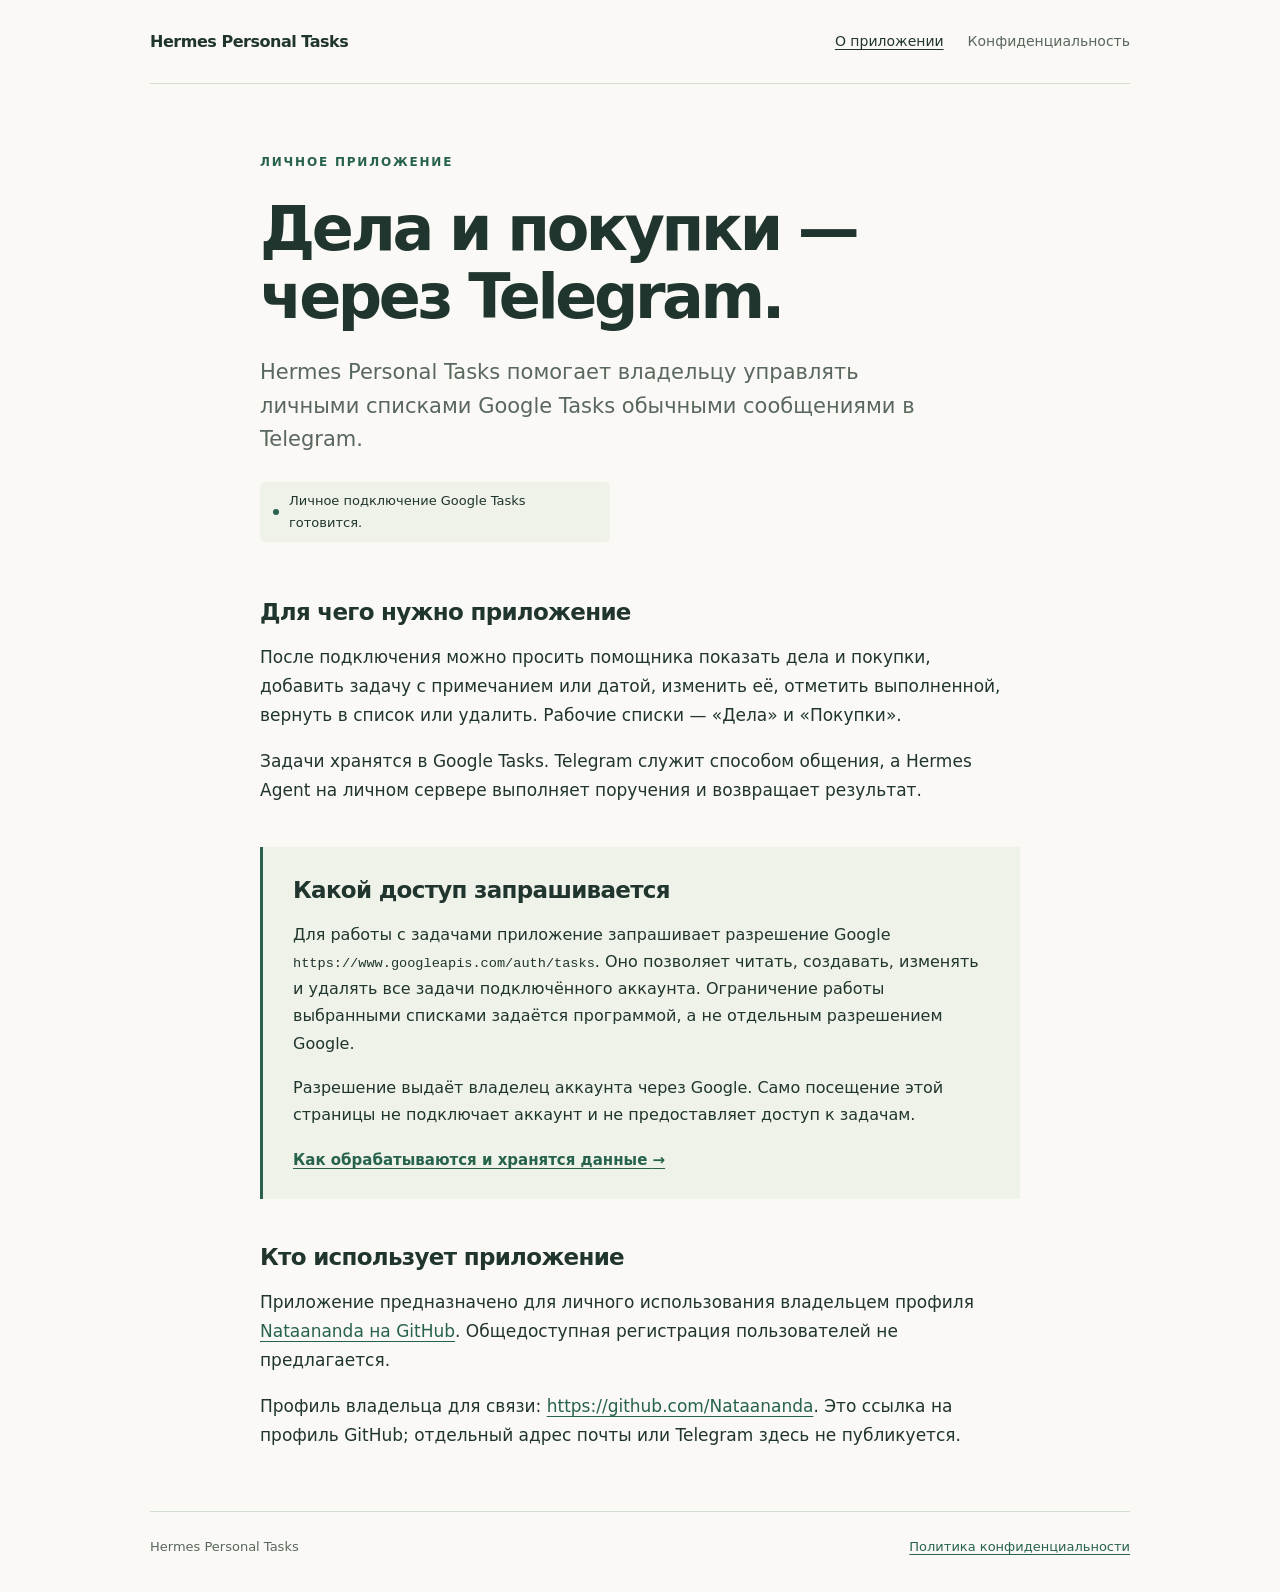
<file: index.html>
<!doctype html>
<html lang="ru">
<head>
  <meta charset="utf-8">
  <meta name="viewport" content="width=device-width, initial-scale=1">
  <meta name="referrer" content="no-referrer">
  <meta name="description" content="Hermes Personal Tasks — личный помощник для управления делами и покупками в Google Tasks через Telegram.">
  <title>Hermes Personal Tasks — дела и покупки через Telegram</title>
  <link rel="stylesheet" href="styles.css">
</head>
<body>
  <a class="skip" href="#main">Перейти к содержанию</a>
  <div class="page">
    <header class="site-header">
      <a class="brand" href="./">Hermes Personal Tasks</a>
      <nav aria-label="Основная навигация">
        <a href="./" aria-current="page">О приложении</a>
        <a href="privacy.html">Конфиденциальность</a>
      </nav>
    </header>
    <main id="main">
      <div class="eyebrow">Личное приложение</div>
      <h1>Дела и покупки —<br>через Telegram.</h1>
      <p class="lead">Hermes Personal Tasks помогает владельцу управлять личными списками Google Tasks обычными сообщениями в Telegram.</p>
      <p class="status"><span class="status-dot" aria-hidden="true"></span>Личное подключение Google Tasks готовится.</p>

      <section aria-labelledby="features">
        <h2 id="features">Для чего нужно приложение</h2>
        <p>После подключения можно просить помощника показать дела и покупки, добавить задачу с примечанием или датой, изменить её, отметить выполненной, вернуть в список или удалить. Рабочие списки — «Дела» и «Покупки».</p>
        <p>Задачи хранятся в Google Tasks. Telegram служит способом общения, а Hermes Agent на личном сервере выполняет поручения и возвращает результат.</p>
      </section>

      <section class="access" aria-labelledby="access">
        <h2 id="access">Какой доступ запрашивается</h2>
        <p>Для работы с задачами приложение запрашивает разрешение Google <code>https://www.googleapis.com/auth/tasks</code>. Оно позволяет читать, создавать, изменять и удалять все задачи подключённого аккаунта. Ограничение работы выбранными списками задаётся программой, а не отдельным разрешением Google.</p>
        <p>Разрешение выдаёт владелец аккаунта через Google. Само посещение этой страницы не подключает аккаунт и не предоставляет доступ к задачам.</p>
        <a class="text-link" href="privacy.html">Как обрабатываются и хранятся данные <span aria-hidden="true">→</span></a>
      </section>

      <section aria-labelledby="owner">
        <h2 id="owner">Кто использует приложение</h2>
        <p>Приложение предназначено для личного использования владельцем профиля <a href="https://github.com/Nataananda">Nataananda на GitHub</a>. Общедоступная регистрация пользователей не предлагается.</p>
        <p>Профиль владельца для связи: <a href="https://github.com/Nataananda" rel="me">https://github.com/Nataananda</a>. Это ссылка на профиль GitHub; отдельный адрес почты или Telegram здесь не публикуется.</p>
      </section>
    </main>
    <footer class="site-footer">
      <span>Hermes Personal Tasks</span>
      <a href="privacy.html">Политика конфиденциальности</a>
    </footer>
  </div>
</body>
</html>
</file>
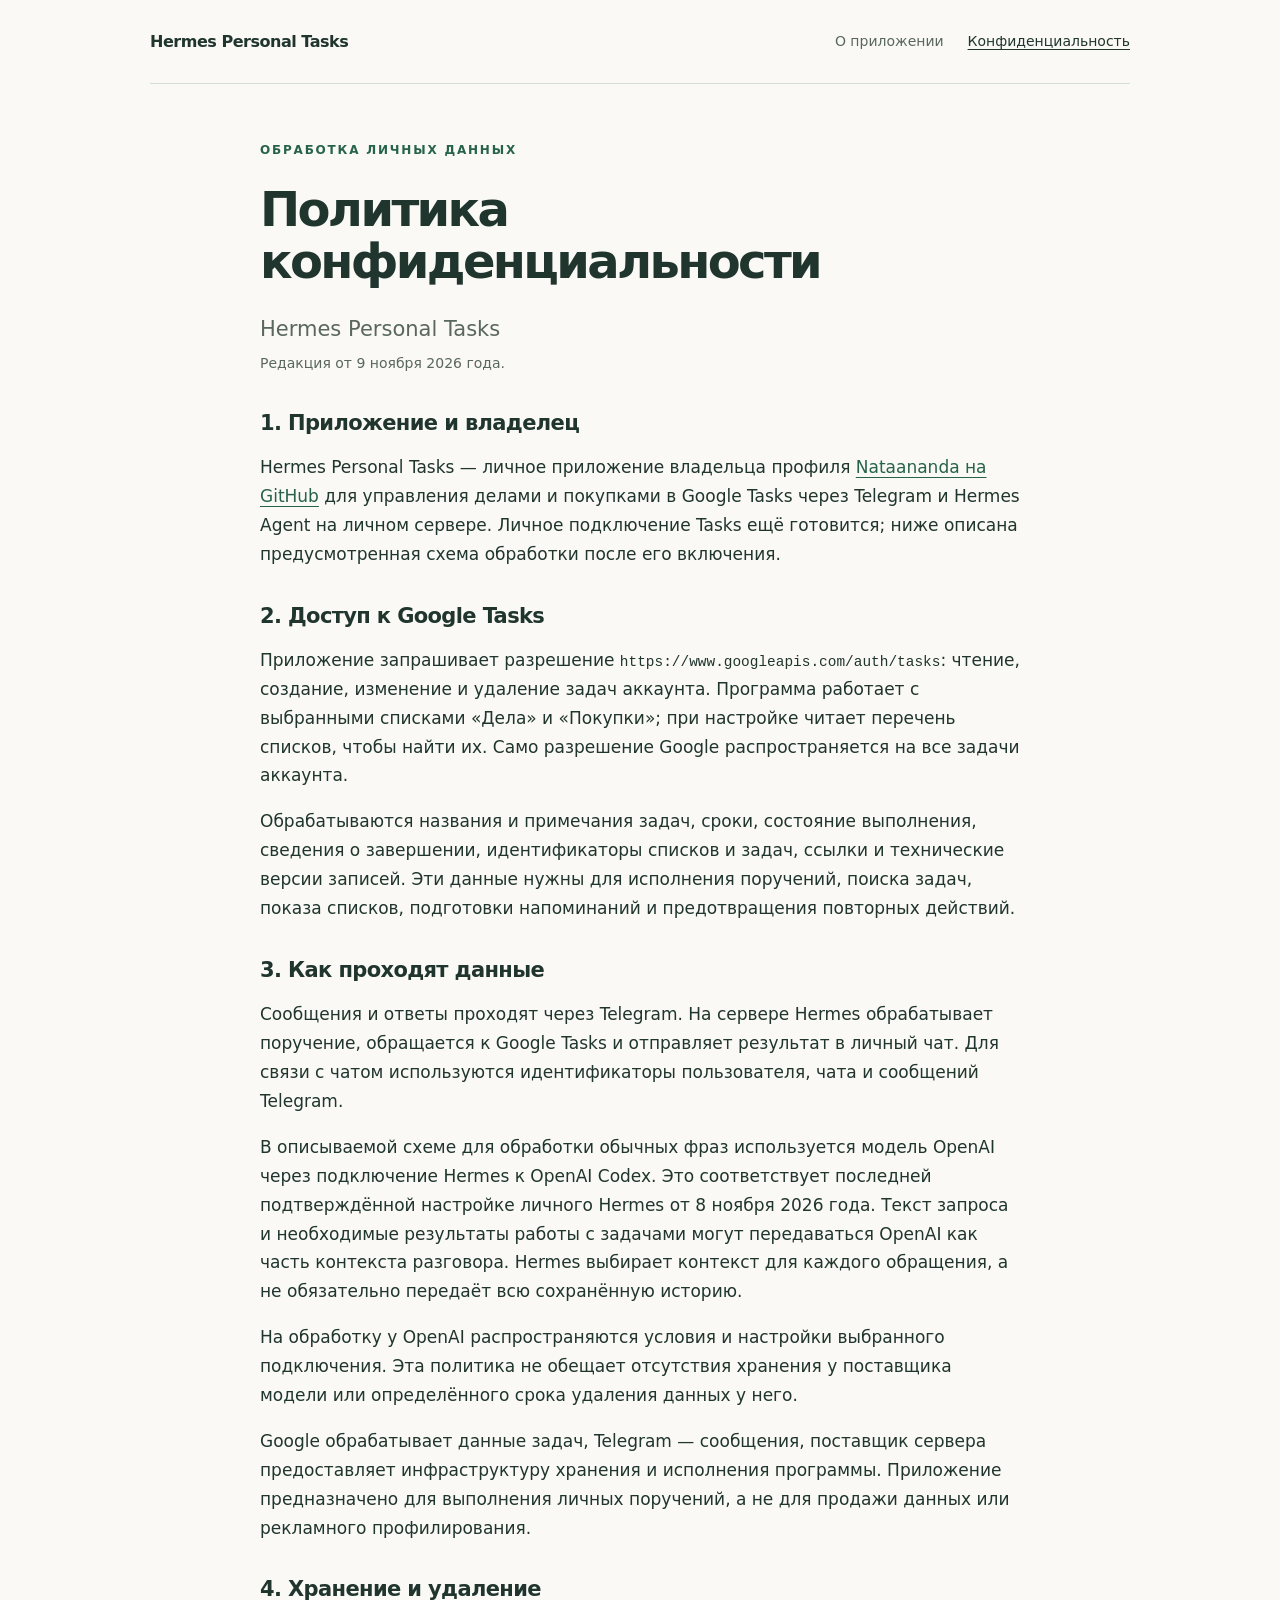
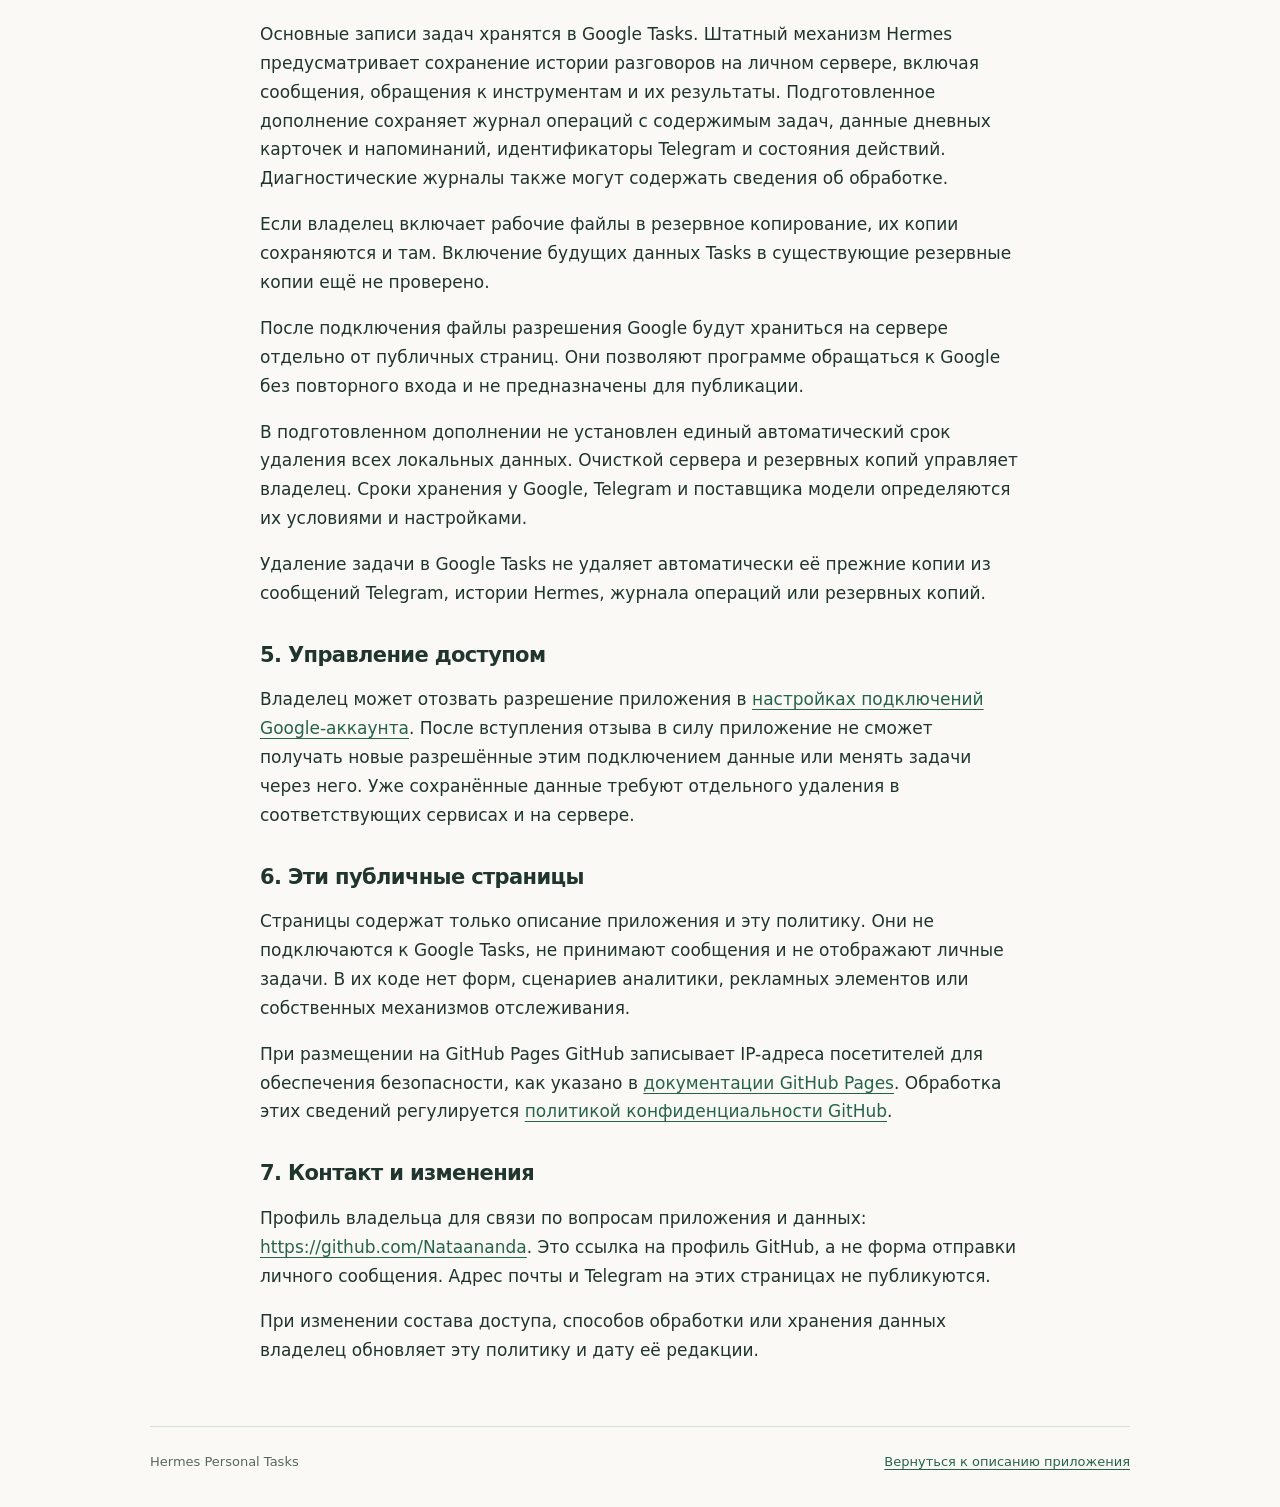
<file: privacy.html>
<!doctype html>
<html lang="ru">
<head>
  <meta charset="utf-8">
  <meta name="viewport" content="width=device-width, initial-scale=1">
  <meta name="referrer" content="no-referrer">
  <meta name="description" content="Как Hermes Personal Tasks получает доступ к Google Tasks, обрабатывает сообщения и хранит рабочие данные.">
  <title>Политика конфиденциальности — Hermes Personal Tasks</title>
  <link rel="stylesheet" href="styles.css">
</head>
<body>
  <a class="skip" href="#main">Перейти к содержанию</a>
  <div class="page policy">
    <header class="site-header">
      <a class="brand" href="./">Hermes Personal Tasks</a>
      <nav aria-label="Основная навигация">
        <a href="./">О приложении</a>
        <a href="privacy.html" aria-current="page">Конфиденциальность</a>
      </nav>
    </header>
    <main id="main">
      <div class="eyebrow">Обработка личных данных</div>
      <h1>Политика<br>конфиденциальности</h1>
      <p class="lead">Hermes Personal Tasks</p>
      <p class="revision">Редакция от 9 ноября 2026 года.</p>

      <section aria-labelledby="scope">
        <h2 id="scope">1. Приложение и владелец</h2>
        <p>Hermes Personal Tasks — личное приложение владельца профиля <a href="https://github.com/Nataananda">Nataananda на GitHub</a> для управления делами и покупками в Google Tasks через Telegram и Hermes Agent на личном сервере. Личное подключение Tasks ещё готовится; ниже описана предусмотренная схема обработки после его включения.</p>
      </section>

      <section aria-labelledby="data">
        <h2 id="data">2. Доступ к Google Tasks</h2>
        <p>Приложение запрашивает разрешение <code>https://www.googleapis.com/auth/tasks</code>: чтение, создание, изменение и удаление задач аккаунта. Программа работает с выбранными списками «Дела» и «Покупки»; при настройке читает перечень списков, чтобы найти их. Само разрешение Google распространяется на все задачи аккаунта.</p>
        <p>Обрабатываются названия и примечания задач, сроки, состояние выполнения, сведения о завершении, идентификаторы списков и задач, ссылки и технические версии записей. Эти данные нужны для исполнения поручений, поиска задач, показа списков, подготовки напоминаний и предотвращения повторных действий.</p>
      </section>

      <section aria-labelledby="processing">
        <h2 id="processing">3. Как проходят данные</h2>
        <p>Сообщения и ответы проходят через Telegram. На сервере Hermes обрабатывает поручение, обращается к Google Tasks и отправляет результат в личный чат. Для связи с чатом используются идентификаторы пользователя, чата и сообщений Telegram.</p>
        <p>В описываемой схеме для обработки обычных фраз используется модель OpenAI через подключение Hermes к OpenAI Codex. Это соответствует последней подтверждённой настройке личного Hermes от 8 ноября 2026 года. Текст запроса и необходимые результаты работы с задачами могут передаваться OpenAI как часть контекста разговора. Hermes выбирает контекст для каждого обращения, а не обязательно передаёт всю сохранённую историю.</p>
        <p>На обработку у OpenAI распространяются условия и настройки выбранного подключения. Эта политика не обещает отсутствия хранения у поставщика модели или определённого срока удаления данных у него.</p>
        <p>Google обрабатывает данные задач, Telegram — сообщения, поставщик сервера предоставляет инфраструктуру хранения и исполнения программы. Приложение предназначено для выполнения личных поручений, а не для продажи данных или рекламного профилирования.</p>
      </section>

      <section aria-labelledby="storage">
        <h2 id="storage">4. Хранение и удаление</h2>
        <p>Основные записи задач хранятся в Google Tasks. Штатный механизм Hermes предусматривает сохранение истории разговоров на личном сервере, включая сообщения, обращения к инструментам и их результаты. Подготовленное дополнение сохраняет журнал операций с содержимым задач, данные дневных карточек и напоминаний, идентификаторы Telegram и состояния действий. Диагностические журналы также могут содержать сведения об обработке.</p>
        <p>Если владелец включает рабочие файлы в резервное копирование, их копии сохраняются и там. Включение будущих данных Tasks в существующие резервные копии ещё не проверено.</p>
        <p>После подключения файлы разрешения Google будут храниться на сервере отдельно от публичных страниц. Они позволяют программе обращаться к Google без повторного входа и не предназначены для публикации.</p>
        <p>В подготовленном дополнении не установлен единый автоматический срок удаления всех локальных данных. Очисткой сервера и резервных копий управляет владелец. Сроки хранения у Google, Telegram и поставщика модели определяются их условиями и настройками.</p>
        <p>Удаление задачи в Google Tasks не удаляет автоматически её прежние копии из сообщений Telegram, истории Hermes, журнала операций или резервных копий.</p>
      </section>

      <section aria-labelledby="control">
        <h2 id="control">5. Управление доступом</h2>
        <p>Владелец может отозвать разрешение приложения в <a href="https://myaccount.google.com/connections">настройках подключений Google-аккаунта</a>. После вступления отзыва в силу приложение не сможет получать новые разрешённые этим подключением данные или менять задачи через него. Уже сохранённые данные требуют отдельного удаления в соответствующих сервисах и на сервере.</p>
      </section>

      <section aria-labelledby="website">
        <h2 id="website">6. Эти публичные страницы</h2>
        <p>Страницы содержат только описание приложения и эту политику. Они не подключаются к Google Tasks, не принимают сообщения и не отображают личные задачи. В их коде нет форм, сценариев аналитики, рекламных элементов или собственных механизмов отслеживания.</p>
        <p>При размещении на GitHub Pages GitHub записывает IP-адреса посетителей для обеспечения безопасности, как указано в <a href="https://docs.github.com/en/pages/getting-started-with-github-pages/what-is-github-pages#data-collection">документации GitHub Pages</a>. Обработка этих сведений регулируется <a href="https://docs.github.com/en/site-policy/privacy-policies/github-general-privacy-statement">политикой конфиденциальности GitHub</a>.</p>
      </section>

      <section aria-labelledby="contact">
        <h2 id="contact">7. Контакт и изменения</h2>
        <p>Профиль владельца для связи по вопросам приложения и данных: <a href="https://github.com/Nataananda" rel="me">https://github.com/Nataananda</a>. Это ссылка на профиль GitHub, а не форма отправки личного сообщения. Адрес почты и Telegram на этих страницах не публикуются.</p>
        <p>При изменении состава доступа, способов обработки или хранения данных владелец обновляет эту политику и дату её редакции.</p>
      </section>
    </main>
    <footer class="site-footer">
      <span>Hermes Personal Tasks</span>
      <a href="./">Вернуться к описанию приложения</a>
    </footer>
  </div>
</body>
</html>
</file>
<file: styles.css>
:root {
  color-scheme: light;
  --paper: #faf9f5;
  --ink: #20352e;
  --muted: #59675e;
  --line: #d5ded2;
  --accent: #27634c;
  --wash: #eef2e8;
}
* { box-sizing: border-box; }
html { scroll-behavior: smooth; }
body { margin: 0; background: var(--paper); color: var(--ink); font-family: system-ui, -apple-system, "Segoe UI", sans-serif; font-size: 17px; line-height: 1.7; }
.page { width: min(100% - 64px, 980px); margin: 0 auto; }
a { color: var(--accent); text-underline-offset: .22em; text-decoration-thickness: 1px; }
a:hover { text-decoration-thickness: 2px; }
a:focus-visible { outline: 3px solid var(--accent); outline-offset: 5px; border-radius: 2px; }
.skip { position: absolute; top: -100px; left: 20px; z-index: 2; padding: 8px 14px; background: var(--paper); }
.skip:focus { top: 8px; }
.site-header { display: flex; gap: 26px; align-items: center; justify-content: space-between; padding: 28px 0; border-bottom: 1px solid var(--line); }
.brand { color: var(--ink); font-size: 16px; font-weight: 750; letter-spacing: -.03em; text-decoration: none; }
nav { display: flex; gap: 24px; font-size: 14px; }
nav a { color: var(--muted); text-decoration: none; }
nav a[aria-current] { color: var(--ink); text-decoration: underline; }
main { max-width: 760px; margin: 0 auto; padding: 68px 0 44px; }
.eyebrow { color: var(--accent); font-size: 12px; letter-spacing: .15em; text-transform: uppercase; font-weight: 750; }
h1 { font-size: clamp(36px, 5.5vw, 62px); line-height: 1.1; letter-spacing: -.055em; margin: 22px 0 25px; overflow-wrap: anywhere; }
.lead { font-size: 21px; line-height: 1.6; color: var(--muted); margin: 0 0 25px; max-width: 700px; }
.status { display: inline-flex; gap: 10px; align-items: baseline; font-size: 13px; padding: 8px 13px; border-radius: 5px; background: var(--wash); color: var(--ink); margin: 0 0 12px; }
.status-dot { flex: 0 0 6px; height: 6px; align-self: center; border-radius: 50%; background: var(--accent); }
section { margin-top: 42px; }
h2 { font-size: 23px; line-height: 1.4; font-weight: 650; letter-spacing: -.03em; margin: 0 0 15px; }
p { margin: 0 0 17px; }
code { font-family: ui-monospace, Consolas, monospace; font-size: .85em; overflow-wrap: anywhere; }
.access { background: var(--wash); border-left: 3px solid var(--accent); padding: 27px 30px 25px; }
.access p { font-size: 16px; }
.text-link { font-size: 15px; font-weight: 650; }
.revision { color: var(--muted); font-size: 14px; }
.policy main { padding-top: 56px; }
.policy h1 { font-size: clamp(32px, 4.3vw, 48px); }
.policy .lead { margin-bottom: 5px; }
.policy section { margin-top: 33px; }
.policy h2 { font-size: 21px; }
.site-footer { display: flex; flex-wrap: wrap; justify-content: space-between; gap: 10px 25px; padding: 24px 0 34px; border-top: 1px solid var(--line); font-size: 13px; color: var(--muted); }
@media (max-width: 640px) {
  .page { width: min(100% - 36px, 980px); }
  .site-header { flex-direction: column; align-items: flex-start; gap: 15px; padding: 22px 0; }
  nav { flex-wrap: wrap; gap: 9px 20px; }
  main, .policy main { padding-top: 38px; }
  .lead { font-size: 19px; }
  .access { padding: 22px; }
  section { margin-top: 32px; }
}
@media (prefers-reduced-motion: reduce) { html { scroll-behavior: auto; } }
@media print {
  body { background: #fff; font-size: 11pt; }
  .page { width: 100%; }
  main, .policy main { max-width: none; padding-top: 20px; }
  h1, .policy h1 { font-size: 26pt; }
  h2 { break-after: avoid; }
  nav, .skip { display: none; }
  .access { background: none; }
}
</file>
